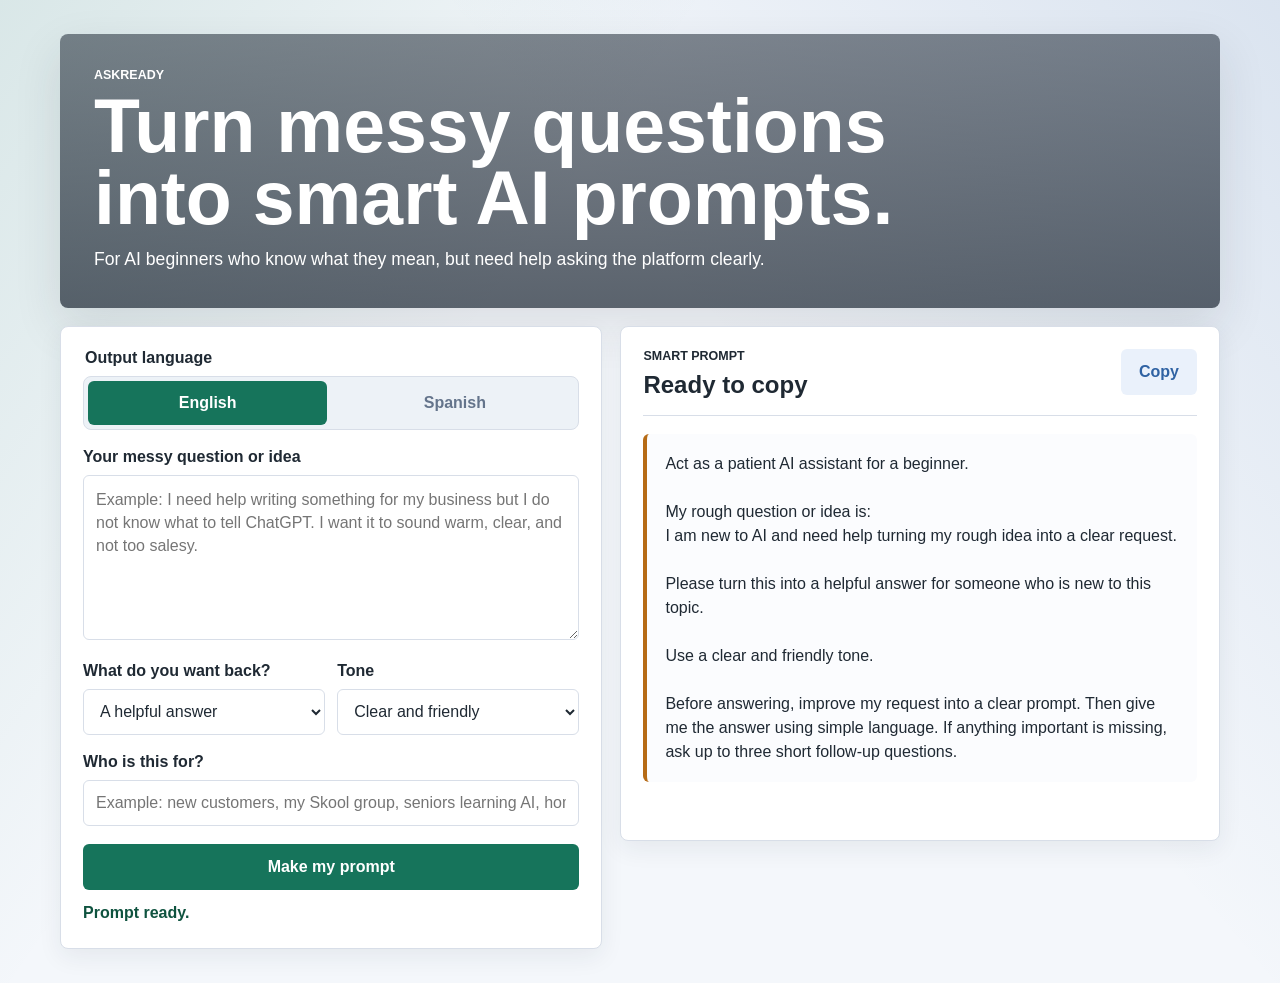
<file: index.html>
<!doctype html>
<html lang="en">
  <head>
    <meta charset="utf-8">
    <meta name="viewport" content="width=device-width, initial-scale=1">
    <title>ASKREADY</title>
    <style>
      :root {
        color-scheme: light;
        --ink: #1f2933;
        --muted: #64748b;
        --line: #d8dee8;
        --panel: #ffffff;
        --soft: #f4f7fb;
        --green: #16745b;
        --green-dark: #0f533f;
        --blue: #2f62a3;
        --amber: #b66b16;
        --shadow: 0 18px 48px rgba(31, 41, 51, 0.12);
      }

      * {
        box-sizing: border-box;
      }

      body {
        margin: 0;
        min-height: 100vh;
        font-family: Arial, Helvetica, sans-serif;
        color: var(--ink);
        background:
          linear-gradient(125deg, rgba(22, 116, 91, 0.12), transparent 36%),
          linear-gradient(230deg, rgba(47, 98, 163, 0.13), transparent 40%),
          var(--soft);
      }

      button,
      select,
      textarea,
      input {
        font: inherit;
      }

      .app-shell {
        width: min(1160px, calc(100% - 32px));
        margin: 0 auto;
        padding: 34px 0;
      }

      .hero {
        min-height: 255px;
        display: flex;
        align-items: end;
        padding: 34px;
        border-radius: 8px;
        color: #ffffff;
        background:
          linear-gradient(rgba(18, 29, 42, 0.52), rgba(18, 29, 42, 0.68)),
          url("https://images.unsplash.com/photo-1516321318423-f06f85e504b3?auto=format&fit=crop&w=1800&q=80") center/cover;
        box-shadow: var(--shadow);
      }

      .eyebrow {
        margin: 0 0 8px;
        font-size: 0.78rem;
        font-weight: 700;
        letter-spacing: 0;
        text-transform: uppercase;
      }

      h1,
      h2,
      p,
      legend {
        margin-top: 0;
      }

      h1 {
        max-width: 800px;
        margin-bottom: 12px;
        font-size: clamp(2.3rem, 8vw, 4.7rem);
        line-height: 0.96;
        letter-spacing: 0;
      }

      .intro {
        max-width: 680px;
        margin-bottom: 0;
        font-size: 1.1rem;
        line-height: 1.55;
      }

      .workspace {
        display: grid;
        grid-template-columns: minmax(0, 0.95fr) minmax(0, 1.05fr);
        gap: 18px;
        margin-top: 18px;
        align-items: start;
      }

      .panel {
        padding: 22px;
        border: 1px solid var(--line);
        border-radius: 8px;
        background: var(--panel);
        box-shadow: 0 8px 24px rgba(31, 41, 51, 0.07);
      }

      fieldset {
        margin: 0 0 18px;
        padding: 0;
        border: 0;
      }

      legend,
      .field > span {
        display: block;
        margin-bottom: 9px;
        font-weight: 700;
      }

      .segmented {
        display: grid;
        grid-template-columns: 1fr 1fr;
        gap: 8px;
        padding: 4px;
        border: 1px solid var(--line);
        border-radius: 8px;
        background: #edf2f7;
      }

      .language-button {
        min-height: 44px;
        padding: 12px 10px;
        border: 0;
        border-radius: 6px;
        background: transparent;
        color: var(--muted);
        text-align: center;
        font-weight: 700;
        cursor: pointer;
      }

      .language-button.active {
        color: #ffffff;
        background: var(--green);
      }

      .field {
        display: block;
        margin-bottom: 18px;
      }

      textarea,
      select,
      input[type="text"] {
        width: 100%;
        border: 1px solid var(--line);
        border-radius: 6px;
        color: var(--ink);
        background: #ffffff;
      }

      textarea {
        min-height: 165px;
        padding: 12px;
        line-height: 1.45;
        resize: vertical;
      }

      select,
      input[type="text"] {
        min-height: 46px;
        padding: 0 12px;
      }

      .inline-fields {
        display: grid;
        grid-template-columns: 1fr 1fr;
        gap: 12px;
      }

      .primary-button,
      .secondary-button {
        min-height: 46px;
        border: 0;
        border-radius: 6px;
        font-weight: 700;
        cursor: pointer;
      }

      .primary-button {
        width: 100%;
        color: #ffffff;
        background: var(--green);
      }

      .primary-button:hover,
      .primary-button:focus-visible {
        background: var(--green-dark);
      }

      .secondary-button {
        padding: 0 18px;
        color: var(--blue);
        background: #eaf1fb;
      }

      .results-header {
        display: flex;
        gap: 12px;
        align-items: start;
        justify-content: space-between;
        border-bottom: 1px solid var(--line);
        padding-bottom: 16px;
      }

      .results-header h2 {
        margin-bottom: 0;
        font-size: 1.5rem;
      }

      .output-box {
        margin: 18px 0 0;
        padding: 18px;
        min-height: 280px;
        border-left: 4px solid var(--amber);
        border-radius: 6px;
        background: #fbfcfe;
        white-space: pre-wrap;
        line-height: 1.5;
      }

      .status {
        min-height: 22px;
        margin: 14px 0 0;
        color: var(--green-dark);
        font-weight: 700;
      }

      @media (max-width: 820px) {
        .app-shell {
          width: min(100% - 20px, 1160px);
          padding: 10px 0 24px;
        }

        .hero {
          min-height: 280px;
          padding: 24px;
        }

        .workspace,
        .inline-fields {
          grid-template-columns: 1fr;
        }
      }
    </style>
  </head>
  <body>
    <main class="app-shell">
      <section class="hero" aria-labelledby="app-title">
        <div>
          <p class="eyebrow">ASKREADY</p>
          <h1 id="app-title">Turn messy questions into smart AI prompts.</h1>
          <p class="intro">For AI beginners who know what they mean, but need help asking the platform clearly.</p>
        </div>
      </section>

      <section class="workspace" aria-label="Prompt builder">
        <form id="prompt-form" class="panel">
          <fieldset>
            <legend>Output language</legend>
            <div class="segmented">
              <button id="english-button" class="language-button active" type="button" data-language="english">English</button>
              <button id="spanish-button" class="language-button" type="button" data-language="spanish">Spanish</button>
            </div>
          </fieldset>

          <label class="field" for="messy-question">
            <span id="messy-label">Your messy question or idea</span>
            <textarea id="messy-question" placeholder="Example: I need help writing something for my business but I do not know what to tell ChatGPT. I want it to sound warm, clear, and not too salesy."></textarea>
          </label>

          <div class="inline-fields">
            <label class="field" for="goal">
              <span id="goal-label">What do you want back?</span>
              <select id="goal">
                <option value="answer">A helpful answer</option>
                <option value="plan">A step-by-step plan</option>
                <option value="message">A message, email, or post</option>
                <option value="ideas">Ideas or options</option>
                <option value="edit">A cleaner version of my writing</option>
              </select>
            </label>

            <label class="field" for="tone">
              <span id="tone-label">Tone</span>
              <select id="tone">
                <option value="clear and friendly">Clear and friendly</option>
                <option value="professional and concise">Professional and concise</option>
                <option value="warm and encouraging">Warm and encouraging</option>
                <option value="simple and beginner-friendly">Simple and beginner-friendly</option>
                <option value="confident but not pushy">Confident but not pushy</option>
              </select>
            </label>
          </div>

          <label class="field" for="audience">
            <span id="audience-label">Who is this for?</span>
            <input id="audience" type="text" placeholder="Example: new customers, my Skool group, seniors learning AI, homebuyers">
          </label>

          <button id="submit-button" class="primary-button" type="submit">Make my prompt</button>
          <p id="form-status" class="status" role="status"></p>
        </form>

        <aside class="panel" aria-live="polite">
          <div class="results-header">
            <div>
              <p class="eyebrow">Smart prompt</p>
              <h2 id="result-title">Ready to copy</h2>
            </div>
            <button id="copy-button" class="secondary-button" type="button">Copy</button>
          </div>
          <div id="prompt-output" class="output-box"></div>
          <p id="copy-note" class="status" role="status"></p>
        </aside>
      </section>
    </main>

    <script>
      document.addEventListener("DOMContentLoaded", function () {
        var form = document.getElementById("prompt-form");
        var messyQuestion = document.getElementById("messy-question");
        var goal = document.getElementById("goal");
        var tone = document.getElementById("tone");
        var audience = document.getElementById("audience");
        var output = document.getElementById("prompt-output");
        var copyButton = document.getElementById("copy-button");
        var formStatus = document.getElementById("form-status");
        var copyNote = document.getElementById("copy-note");
        var resultTitle = document.getElementById("result-title");
        var messyLabel = document.getElementById("messy-label");
        var goalLabelText = document.getElementById("goal-label");
        var toneLabelText = document.getElementById("tone-label");
        var audienceLabel = document.getElementById("audience-label");
        var submitButton = document.getElementById("submit-button");
        var language = "english";
        var languageButtons = document.querySelectorAll(".language-button");

        var interfaceText = {
          english: {
            messyLabel: "Your messy question or idea",
            messyPlaceholder: "Example: I need help writing something for my business but I do not know what to tell ChatGPT. I want it to sound warm, clear, and not too salesy.",
            goalLabel: "What do you want back?",
            toneLabel: "Tone",
            audienceLabel: "Who is this for?",
            audiencePlaceholder: "Example: new customers, my Skool group, seniors learning AI, homebuyers",
            submit: "Make my prompt",
            copy: "Copy"
          },
          spanish: {
            messyLabel: "Tu pregunta o idea desordenada",
            messyPlaceholder: "Ejemplo: Necesito ayuda para escribir algo para mi negocio, pero no se que decirle a ChatGPT. Quiero que suene calido, claro y no demasiado vendedor.",
            goalLabel: "Que quieres recibir?",
            toneLabel: "Tono",
            audienceLabel: "Para quien es esto?",
            audiencePlaceholder: "Ejemplo: clientes nuevos, mi grupo de Skool, adultos aprendiendo IA, compradores de casa",
            submit: "Crear mi prompt",
            copy: "Copiar"
          }
        };

        function selectedLanguage() {
          return language;
        }

        function updateInterfaceText() {
          var text = interfaceText[language];
          messyLabel.textContent = text.messyLabel;
          messyQuestion.placeholder = text.messyPlaceholder;
          goalLabelText.textContent = text.goalLabel;
          toneLabelText.textContent = text.toneLabel;
          audienceLabel.textContent = text.audienceLabel;
          audience.placeholder = text.audiencePlaceholder;
          submitButton.textContent = text.submit;
          copyButton.textContent = text.copy;
        }

        function goalLabel(value, language) {
          var labels = {
            english: {
              answer: "a helpful answer",
              plan: "a step-by-step plan",
              message: "a message, email, or post",
              ideas: "ideas or options",
              edit: "a cleaner version of my writing"
            },
            spanish: {
              answer: "una respuesta util",
              plan: "un plan paso a paso",
              message: "un mensaje, correo electronico o publicacion",
              ideas: "ideas u opciones",
              edit: "una version mas clara de mi escritura"
            }
          };
          return labels[language][value] || labels[language].answer;
        }

        function toneLabel(value, language) {
          if (language === "english") {
            return value;
          }

          var labels = {
            "clear and friendly": "claro y amable",
            "professional and concise": "profesional y conciso",
            "warm and encouraging": "calido y alentador",
            "simple and beginner-friendly": "simple y facil para principiantes",
            "confident but not pushy": "seguro pero no insistente"
          };

          return labels[value] || "claro y amable";
        }

        function buildEnglishPrompt() {
          var raw = messyQuestion.value.trim();
          var audienceText = audience.value.trim() || "someone who is new to this topic";
          var ask = raw || "I am new to AI and need help turning my rough idea into a clear request.";

          return "Act as a patient AI assistant for a beginner.\n\n" +
            "My rough question or idea is:\n" +
            ask + "\n\n" +
            "Please turn this into " + goalLabel(goal.value, "english") + " for " + audienceText + ".\n\n" +
            "Use a " + tone.value + " tone.\n\n" +
            "Before answering, improve my request into a clear prompt. Then give me the answer using simple language. If anything important is missing, ask up to three short follow-up questions.";
        }

        function buildSpanishPrompt() {
          var raw = messyQuestion.value.trim();
          var audienceText = audience.value.trim() || "alguien que es principiante en este tema";
          var ask = raw || "Soy principiante en inteligencia artificial y necesito ayuda para convertir mi idea en una solicitud clara.";

          return "Actua como un asistente de inteligencia artificial paciente para principiantes.\n\n" +
            "Mi pregunta o idea inicial es:\n" +
            ask + "\n\n" +
            "Convierte esto en " + goalLabel(goal.value, "spanish") + " para " + audienceText + ".\n\n" +
            "Usa un tono " + toneLabel(tone.value, "spanish") + ".\n\n" +
            "Antes de responder, mejora mi solicitud y conviertela en un prompt claro. Luego dame la respuesta en lenguaje sencillo. Si falta algo importante, haz hasta tres preguntas breves de seguimiento.";
        }

        function renderPrompt(message) {
          var language = selectedLanguage();
          output.textContent = language === "spanish" ? buildSpanishPrompt() : buildEnglishPrompt();
          resultTitle.textContent = language === "spanish" ? "Listo para copiar" : "Ready to copy";
          formStatus.textContent = message || "Prompt ready.";
          copyNote.textContent = "";
        }

        form.addEventListener("submit", function (event) {
          event.preventDefault();
          renderPrompt(selectedLanguage() === "spanish" ? "Prompt creado." : "Prompt created.");
        });

        form.addEventListener("input", function () {
          renderPrompt(selectedLanguage() === "spanish" ? "Actualizado." : "Updated.");
        });

        form.addEventListener("change", function () {
          renderPrompt(selectedLanguage() === "spanish" ? "Actualizado." : "Updated.");
        });

        languageButtons.forEach(function (button) {
          button.addEventListener("click", function () {
            language = button.dataset.language;
            languageButtons.forEach(function (item) {
              item.classList.toggle("active", item === button);
            });
            updateInterfaceText();
            renderPrompt(language === "spanish" ? "Español conectado." : "English connected.");
          });
        });

        copyButton.addEventListener("click", function () {
          navigator.clipboard.writeText(output.textContent).then(function () {
            copyNote.textContent = selectedLanguage() === "spanish" ? "Copiado." : "Copied.";
          }).catch(function () {
            copyNote.textContent = selectedLanguage() === "spanish" ? "Selecciona el texto y copialo manualmente." : "Select the text and copy it manually.";
          });
        });

        updateInterfaceText();
        renderPrompt("Prompt ready.");
      });
    </script>
  </body>
</html>
</file>
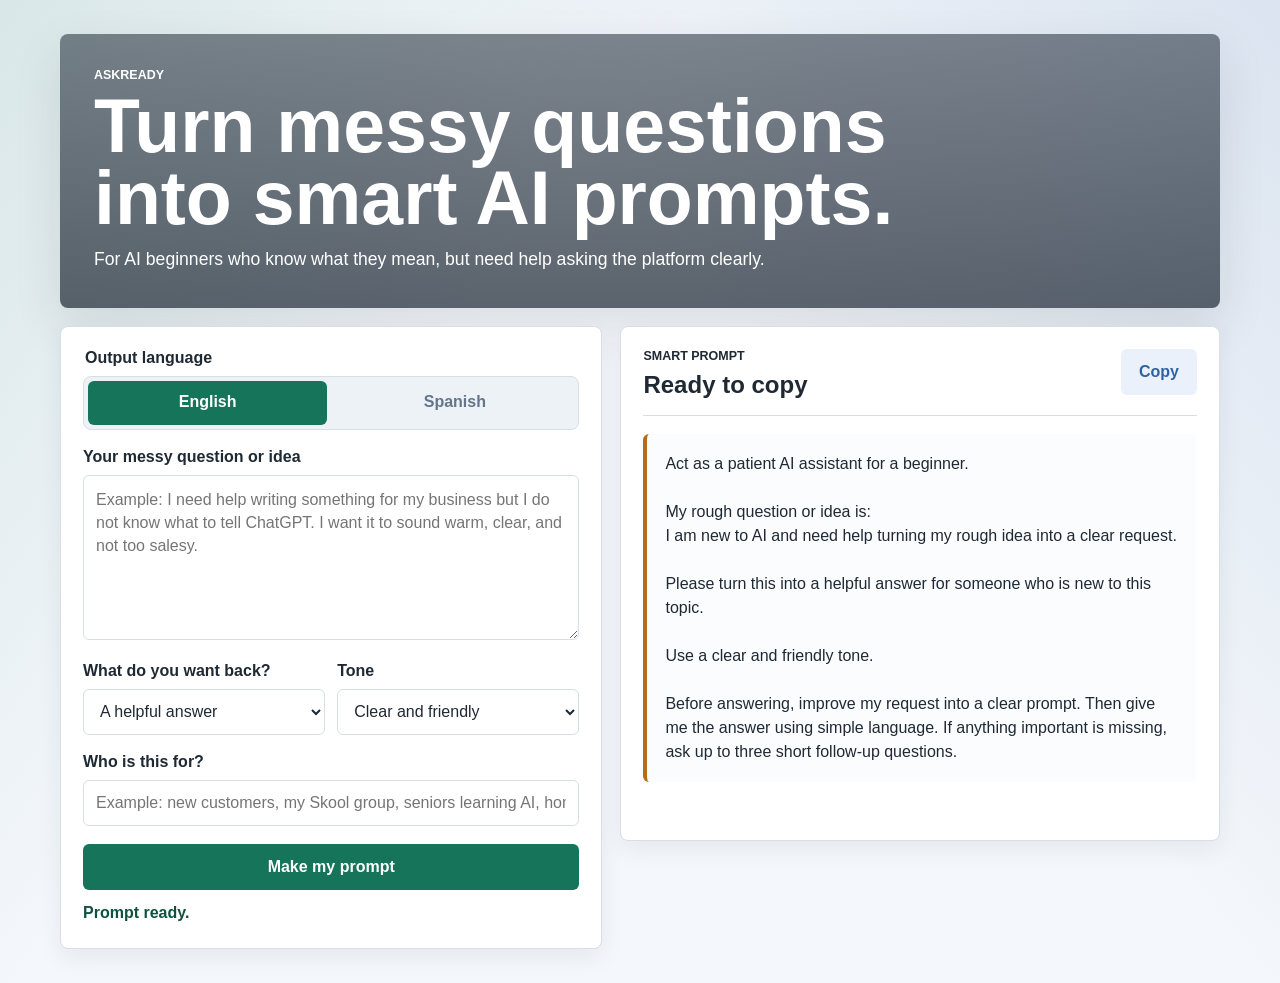
<file: ASKREADY-working-fixed.html>
<!doctype html>
<html lang="en">
  <head>
    <meta charset="utf-8">
    <meta name="viewport" content="width=device-width, initial-scale=1">
    <title>ASKREADY</title>
    <style>
      :root {
        color-scheme: light;
        --ink: #1f2933;
        --muted: #64748b;
        --line: #d8dee8;
        --panel: #ffffff;
        --soft: #f4f7fb;
        --green: #16745b;
        --green-dark: #0f533f;
        --blue: #2f62a3;
        --amber: #b66b16;
        --shadow: 0 18px 48px rgba(31, 41, 51, 0.12);
      }

      * {
        box-sizing: border-box;
      }

      body {
        margin: 0;
        min-height: 100vh;
        font-family: Arial, Helvetica, sans-serif;
        color: var(--ink);
        background:
          linear-gradient(125deg, rgba(22, 116, 91, 0.12), transparent 36%),
          linear-gradient(230deg, rgba(47, 98, 163, 0.13), transparent 40%),
          var(--soft);
      }

      button,
      select,
      textarea,
      input {
        font: inherit;
      }

      .app-shell {
        width: min(1160px, calc(100% - 32px));
        margin: 0 auto;
        padding: 34px 0;
      }

      .hero {
        min-height: 255px;
        display: flex;
        align-items: end;
        padding: 34px;
        border-radius: 8px;
        color: #ffffff;
        background:
          linear-gradient(rgba(18, 29, 42, 0.52), rgba(18, 29, 42, 0.68)),
          url("https://images.unsplash.com/photo-1516321318423-f06f85e504b3?auto=format&fit=crop&w=1800&q=80") center/cover;
        box-shadow: var(--shadow);
      }

      .eyebrow {
        margin: 0 0 8px;
        font-size: 0.78rem;
        font-weight: 700;
        letter-spacing: 0;
        text-transform: uppercase;
      }

      h1,
      h2,
      p,
      legend {
        margin-top: 0;
      }

      h1 {
        max-width: 800px;
        margin-bottom: 12px;
        font-size: clamp(2.3rem, 8vw, 4.7rem);
        line-height: 0.96;
        letter-spacing: 0;
      }

      .intro {
        max-width: 680px;
        margin-bottom: 0;
        font-size: 1.1rem;
        line-height: 1.55;
      }

      .workspace {
        display: grid;
        grid-template-columns: minmax(0, 0.95fr) minmax(0, 1.05fr);
        gap: 18px;
        margin-top: 18px;
        align-items: start;
      }

      .panel {
        padding: 22px;
        border: 1px solid var(--line);
        border-radius: 8px;
        background: var(--panel);
        box-shadow: 0 8px 24px rgba(31, 41, 51, 0.07);
      }

      fieldset {
        margin: 0 0 18px;
        padding: 0;
        border: 0;
      }

      legend,
      .field > span {
        display: block;
        margin-bottom: 9px;
        font-weight: 700;
      }

      .segmented {
        display: grid;
        grid-template-columns: 1fr 1fr;
        gap: 8px;
        padding: 4px;
        border: 1px solid var(--line);
        border-radius: 8px;
        background: #edf2f7;
      }

      .segmented input {
        position: absolute;
        opacity: 0;
      }

      .segmented span {
        display: block;
        min-height: 44px;
        padding: 12px 10px;
        border-radius: 6px;
        color: var(--muted);
        text-align: center;
        font-weight: 700;
        cursor: pointer;
      }

      .segmented input:checked + span {
        color: #ffffff;
        background: var(--green);
      }

      .field {
        display: block;
        margin-bottom: 18px;
      }

      textarea,
      select,
      input[type="text"] {
        width: 100%;
        border: 1px solid var(--line);
        border-radius: 6px;
        color: var(--ink);
        background: #ffffff;
      }

      textarea {
        min-height: 165px;
        padding: 12px;
        line-height: 1.45;
        resize: vertical;
      }

      select,
      input[type="text"] {
        min-height: 46px;
        padding: 0 12px;
      }

      .inline-fields {
        display: grid;
        grid-template-columns: 1fr 1fr;
        gap: 12px;
      }

      .primary-button,
      .secondary-button {
        min-height: 46px;
        border: 0;
        border-radius: 6px;
        font-weight: 700;
        cursor: pointer;
      }

      .primary-button {
        width: 100%;
        color: #ffffff;
        background: var(--green);
      }

      .primary-button:hover,
      .primary-button:focus-visible {
        background: var(--green-dark);
      }

      .secondary-button {
        padding: 0 18px;
        color: var(--blue);
        background: #eaf1fb;
      }

      .results-header {
        display: flex;
        gap: 12px;
        align-items: start;
        justify-content: space-between;
        border-bottom: 1px solid var(--line);
        padding-bottom: 16px;
      }

      .results-header h2 {
        margin-bottom: 0;
        font-size: 1.5rem;
      }

      .output-box {
        margin: 18px 0 0;
        padding: 18px;
        min-height: 280px;
        border-left: 4px solid var(--amber);
        border-radius: 6px;
        background: #fbfcfe;
        white-space: pre-wrap;
        line-height: 1.5;
      }

      .status {
        min-height: 22px;
        margin: 14px 0 0;
        color: var(--green-dark);
        font-weight: 700;
      }

      @media (max-width: 820px) {
        .app-shell {
          width: min(100% - 20px, 1160px);
          padding: 10px 0 24px;
        }

        .hero {
          min-height: 280px;
          padding: 24px;
        }

        .workspace,
        .inline-fields {
          grid-template-columns: 1fr;
        }
      }
    </style>
  </head>
  <body>
    <main class="app-shell">
      <section class="hero" aria-labelledby="app-title">
        <div>
          <p class="eyebrow">ASKREADY</p>
          <h1 id="app-title">Turn messy questions into smart AI prompts.</h1>
          <p class="intro">For AI beginners who know what they mean, but need help asking the platform clearly.</p>
        </div>
      </section>

      <section class="workspace" aria-label="Prompt builder">
        <form id="prompt-form" class="panel">
          <fieldset>
            <legend id="language-legend">Output language</legend>
            <div class="segmented">
              <label>
                <input type="radio" name="language" value="english" checked>
                <span id="english-label">English</span>
              </label>
              <label>
                <input type="radio" name="language" value="spanish">
                <span id="spanish-label">Spanish</span>
              </label>
            </div>
          </fieldset>

          <label class="field" for="messy-question">
            <span id="messy-label">Your messy question or idea</span>
            <textarea id="messy-question" placeholder="Example: I need help writing something for my business but I do not know what to tell ChatGPT. I want it to sound warm, clear, and not too salesy."></textarea>
          </label>

          <div class="inline-fields">
            <label class="field" for="goal">
              <span id="goal-label">What do you want back?</span>
              <select id="goal">
                <option value="answer">A helpful answer</option>
                <option value="plan">A step-by-step plan</option>
                <option value="message">A message, email, or post</option>
                <option value="ideas">Ideas or options</option>
                <option value="edit">A cleaner version of my writing</option>
              </select>
            </label>

            <label class="field" for="tone">
              <span id="tone-label">Tone</span>
              <select id="tone">
                <option value="clear and friendly">Clear and friendly</option>
                <option value="professional and concise">Professional and concise</option>
                <option value="warm and encouraging">Warm and encouraging</option>
                <option value="simple and beginner-friendly">Simple and beginner-friendly</option>
                <option value="confident but not pushy">Confident but not pushy</option>
              </select>
            </label>
          </div>

          <label class="field" for="audience">
            <span id="audience-label">Who is this for?</span>
            <input id="audience" type="text" placeholder="Example: new customers, my Skool group, seniors learning AI, homebuyers">
          </label>

          <button id="submit-button" class="primary-button" type="submit">Make my prompt</button>
          <p id="form-status" class="status" role="status"></p>
        </form>

        <aside class="panel" aria-live="polite">
          <div class="results-header">
            <div>
              <p id="result-eyebrow" class="eyebrow">Smart prompt</p>
              <h2 id="result-title">Ready to copy</h2>
            </div>
            <button id="copy-button" class="secondary-button" type="button">Copy</button>
          </div>
          <div id="prompt-output" class="output-box"></div>
          <p id="copy-note" class="status" role="status"></p>
        </aside>
      </section>
    </main>

    <script>
      function startAskReady() {
        var form = document.getElementById("prompt-form");
        var messyQuestion = document.getElementById("messy-question");
        var goal = document.getElementById("goal");
        var tone = document.getElementById("tone");
        var audience = document.getElementById("audience");
        var output = document.getElementById("prompt-output");
        var copyButton = document.getElementById("copy-button");
        var formStatus = document.getElementById("form-status");
        var copyNote = document.getElementById("copy-note");
        var resultTitle = document.getElementById("result-title");
        var languageLegend = document.getElementById("language-legend");
        var englishLabel = document.getElementById("english-label");
        var spanishLabel = document.getElementById("spanish-label");
        var messyLabel = document.getElementById("messy-label");
        var goalLabelText = document.getElementById("goal-label");
        var toneLabelText = document.getElementById("tone-label");
        var audienceLabel = document.getElementById("audience-label");
        var submitButton = document.getElementById("submit-button");
        var resultEyebrow = document.getElementById("result-eyebrow");

        var interfaceText = {
          english: {
            htmlLang: "en",
            appTitle: "Turn messy questions into smart AI prompts.",
            intro: "For AI beginners who know what they mean, but need help asking the platform clearly.",
            languageLegend: "Output language",
            englishLabel: "English",
            spanishLabel: "Spanish",
            messyLabel: "Your messy question or idea",
            messyPlaceholder: "Example: I need help writing something for my business but I do not know what to tell ChatGPT. I want it to sound warm, clear, and not too salesy.",
            goalLabel: "What do you want back?",
            toneLabel: "Tone",
            audienceLabel: "Who is this for?",
            audiencePlaceholder: "Example: new customers, my Skool group, seniors learning AI, homebuyers",
            submitButton: "Make my prompt",
            resultEyebrow: "Smart prompt",
            resultTitle: "Ready to copy",
            copyButton: "Copy",
            promptReady: "Prompt ready.",
            promptCreated: "Prompt created.",
            updated: "Updated.",
            copied: "Copied.",
            copyFallback: "Select the text and copy it manually.",
            goals: {
              answer: "A helpful answer",
              plan: "A step-by-step plan",
              message: "A message, email, or post",
              ideas: "Ideas or options",
              edit: "A cleaner version of my writing"
            },
            tones: {
              "clear and friendly": "Clear and friendly",
              "professional and concise": "Professional and concise",
              "warm and encouraging": "Warm and encouraging",
              "simple and beginner-friendly": "Simple and beginner-friendly",
              "confident but not pushy": "Confident but not pushy"
            }
          },
          spanish: {
            htmlLang: "es",
            appTitle: "Convierte preguntas confusas en prompts inteligentes para IA.",
            intro: "Para principiantes de IA que saben lo que quieren decir, pero necesitan ayuda para pedirlo con claridad.",
            languageLegend: "Idioma de salida",
            englishLabel: "Inglés",
            spanishLabel: "Español",
            messyLabel: "Tu pregunta o idea desordenada",
            messyPlaceholder: "Ejemplo: Necesito ayuda para escribir algo para mi negocio, pero no sé qué decirle a ChatGPT. Quiero que suene cálido, claro y no demasiado vendedor.",
            goalLabel: "¿Qué quieres recibir?",
            toneLabel: "Tono",
            audienceLabel: "¿Para quién es?",
            audiencePlaceholder: "Ejemplo: clientes nuevos, mi grupo de Skool, adultos mayores aprendiendo IA, compradores de casa",
            submitButton: "Crear mi prompt",
            resultEyebrow: "Prompt inteligente",
            resultTitle: "Listo para copiar",
            copyButton: "Copiar",
            promptReady: "Prompt listo.",
            promptCreated: "Prompt creado.",
            updated: "Actualizado.",
            copied: "Copiado.",
            copyFallback: "Selecciona el texto y cópialo manualmente.",
            goals: {
              answer: "Una respuesta útil",
              plan: "Un plan paso a paso",
              message: "Un mensaje, correo electrónico o publicación",
              ideas: "Ideas u opciones",
              edit: "Una versión más clara de mi escritura"
            },
            tones: {
              "clear and friendly": "Claro y amable",
              "professional and concise": "Profesional y conciso",
              "warm and encouraging": "Cálido y alentador",
              "simple and beginner-friendly": "Simple y fácil para principiantes",
              "confident but not pushy": "Seguro, pero no insistente"
            }
          }
        };

        function selectedLanguage() {
          var selected = document.querySelector("input[name='language']:checked");
          return selected ? selected.value : "english";
        }

        function setOptions(select, labels) {
          Array.prototype.forEach.call(select.options, function (option) {
            option.textContent = labels[option.value] || option.textContent;
          });
        }

        function applyLanguage(language) {
          var text = interfaceText[language];
          document.documentElement.lang = text.htmlLang;
          document.getElementById("app-title").textContent = text.appTitle;
          document.querySelector(".intro").textContent = text.intro;
          languageLegend.textContent = text.languageLegend;
          englishLabel.textContent = text.englishLabel;
          spanishLabel.textContent = text.spanishLabel;
          messyLabel.textContent = text.messyLabel;
          messyQuestion.placeholder = text.messyPlaceholder;
          goalLabelText.textContent = text.goalLabel;
          toneLabelText.textContent = text.toneLabel;
          audienceLabel.textContent = text.audienceLabel;
          audience.placeholder = text.audiencePlaceholder;
          submitButton.textContent = text.submitButton;
          resultEyebrow.textContent = text.resultEyebrow;
          resultTitle.textContent = text.resultTitle;
          copyButton.textContent = text.copyButton;
          setOptions(goal, text.goals);
          setOptions(tone, text.tones);
        }

        function goalLabel(value, language) {
          var labels = {
            english: {
              answer: "a helpful answer",
              plan: "a step-by-step plan",
              message: "a message, email, or post",
              ideas: "ideas or options",
              edit: "a cleaner version of my writing"
            },
            spanish: {
              answer: "una respuesta útil",
              plan: "un plan paso a paso",
              message: "un mensaje, correo electrónico o publicación",
              ideas: "ideas u opciones",
              edit: "una versión más clara de mi escritura"
            }
          };
          return labels[language][value] || labels[language].answer;
        }

        function toneLabel(value, language) {
          if (language === "english") {
            return value;
          }

          var labels = {
            "clear and friendly": "claro y amable",
            "professional and concise": "profesional y conciso",
            "warm and encouraging": "cálido y alentador",
            "simple and beginner-friendly": "simple y fácil para principiantes",
            "confident but not pushy": "seguro pero no insistente"
          };

          return labels[value] || "claro y amable";
        }

        function buildEnglishPrompt() {
          var raw = messyQuestion.value.trim();
          var audienceText = audience.value.trim() || "someone who is new to this topic";
          var ask = raw || "I am new to AI and need help turning my rough idea into a clear request.";

          return "Act as a patient AI assistant for a beginner.\n\n" +
            "My rough question or idea is:\n" +
            ask + "\n\n" +
            "Please turn this into " + goalLabel(goal.value, "english") + " for " + audienceText + ".\n\n" +
            "Use a " + tone.value + " tone.\n\n" +
            "Before answering, improve my request into a clear prompt. Then give me the answer using simple language. If anything important is missing, ask up to three short follow-up questions.";
        }

        function buildSpanishPrompt() {
          var raw = messyQuestion.value.trim();
          var audienceText = audience.value.trim() || "alguien que es principiante en este tema";
          var ask = raw || "Soy principiante en inteligencia artificial y necesito ayuda para convertir mi idea en una solicitud clara.";

          return "Actúa como un asistente de inteligencia artificial paciente para principiantes.\n\n" +
            "Mi pregunta o idea inicial es:\n" +
            ask + "\n\n" +
            "Convierte esto en " + goalLabel(goal.value, "spanish") + " para " + audienceText + ".\n\n" +
            "Usa un tono " + toneLabel(tone.value, "spanish") + ".\n\n" +
            "Antes de responder, mejora mi solicitud y conviértela en un prompt claro. Luego dame la respuesta en lenguaje sencillo. Si falta algo importante, haz hasta tres preguntas breves de seguimiento.";
        }

        function renderPrompt(message) {
          var language = selectedLanguage();
          applyLanguage(language);
          output.textContent = language === "spanish" ? buildSpanishPrompt() : buildEnglishPrompt();
          resultTitle.textContent = interfaceText[language].resultTitle;
          formStatus.textContent = message || interfaceText[language].promptReady;
          copyNote.textContent = "";
        }

        function handleUpdate() {
          renderPrompt(interfaceText[selectedLanguage()].updated);
        }

        form.addEventListener("submit", function (event) {
          event.preventDefault();
          renderPrompt(interfaceText[selectedLanguage()].promptCreated);
        });

        form.addEventListener("input", handleUpdate);
        form.addEventListener("change", handleUpdate);
        messyQuestion.addEventListener("keyup", handleUpdate);
        messyQuestion.addEventListener("paste", function () {
          window.setTimeout(handleUpdate, 0);
        });
        audience.addEventListener("keyup", handleUpdate);

        document.querySelectorAll("input[name='language']").forEach(function (input) {
          input.addEventListener("click", handleUpdate);
        });

        copyButton.addEventListener("click", function () {
          navigator.clipboard.writeText(output.textContent).then(function () {
            copyNote.textContent = interfaceText[selectedLanguage()].copied;
          }).catch(function () {
            copyNote.textContent = interfaceText[selectedLanguage()].copyFallback;
          });
        });

        renderPrompt(interfaceText[selectedLanguage()].promptReady);
      }

      if (document.readyState === "loading") {
        document.addEventListener("DOMContentLoaded", startAskReady);
      } else {
        startAskReady();
      }
    </script>
  </body>
</html>
</file>
